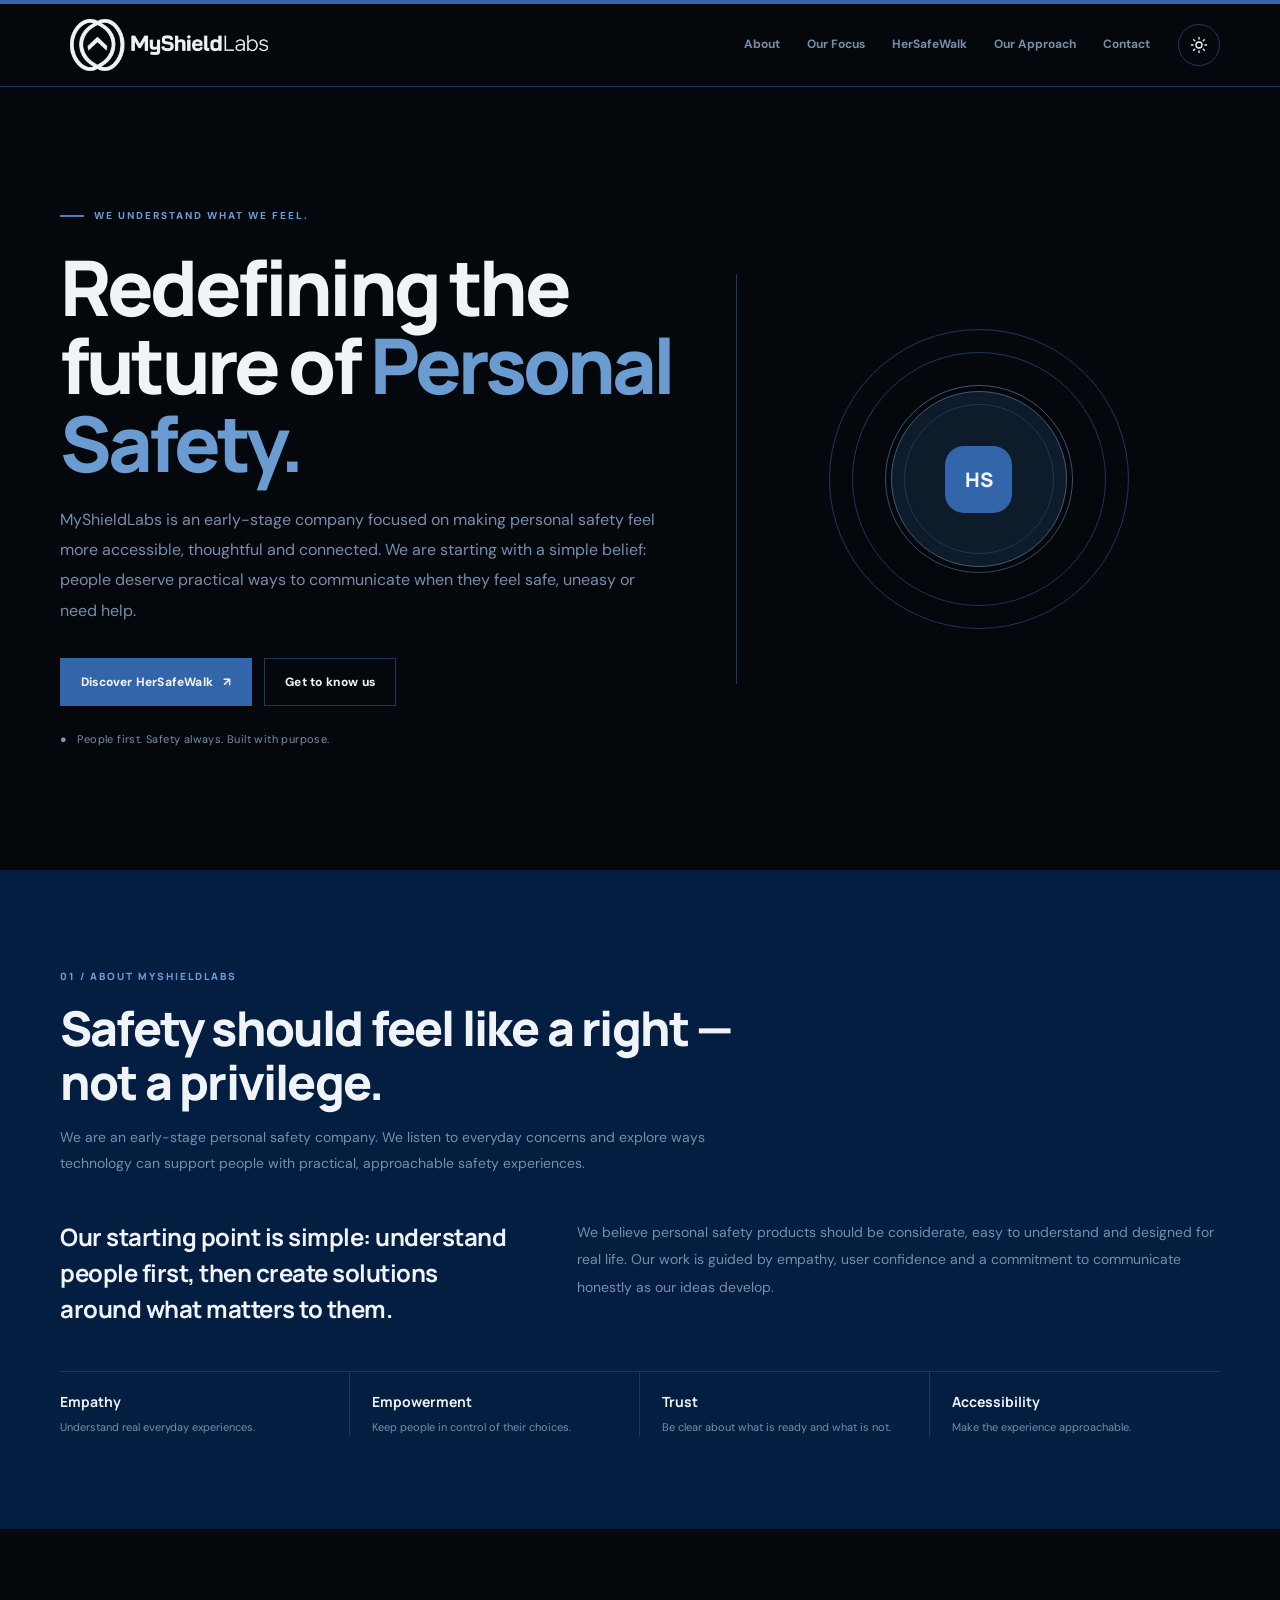
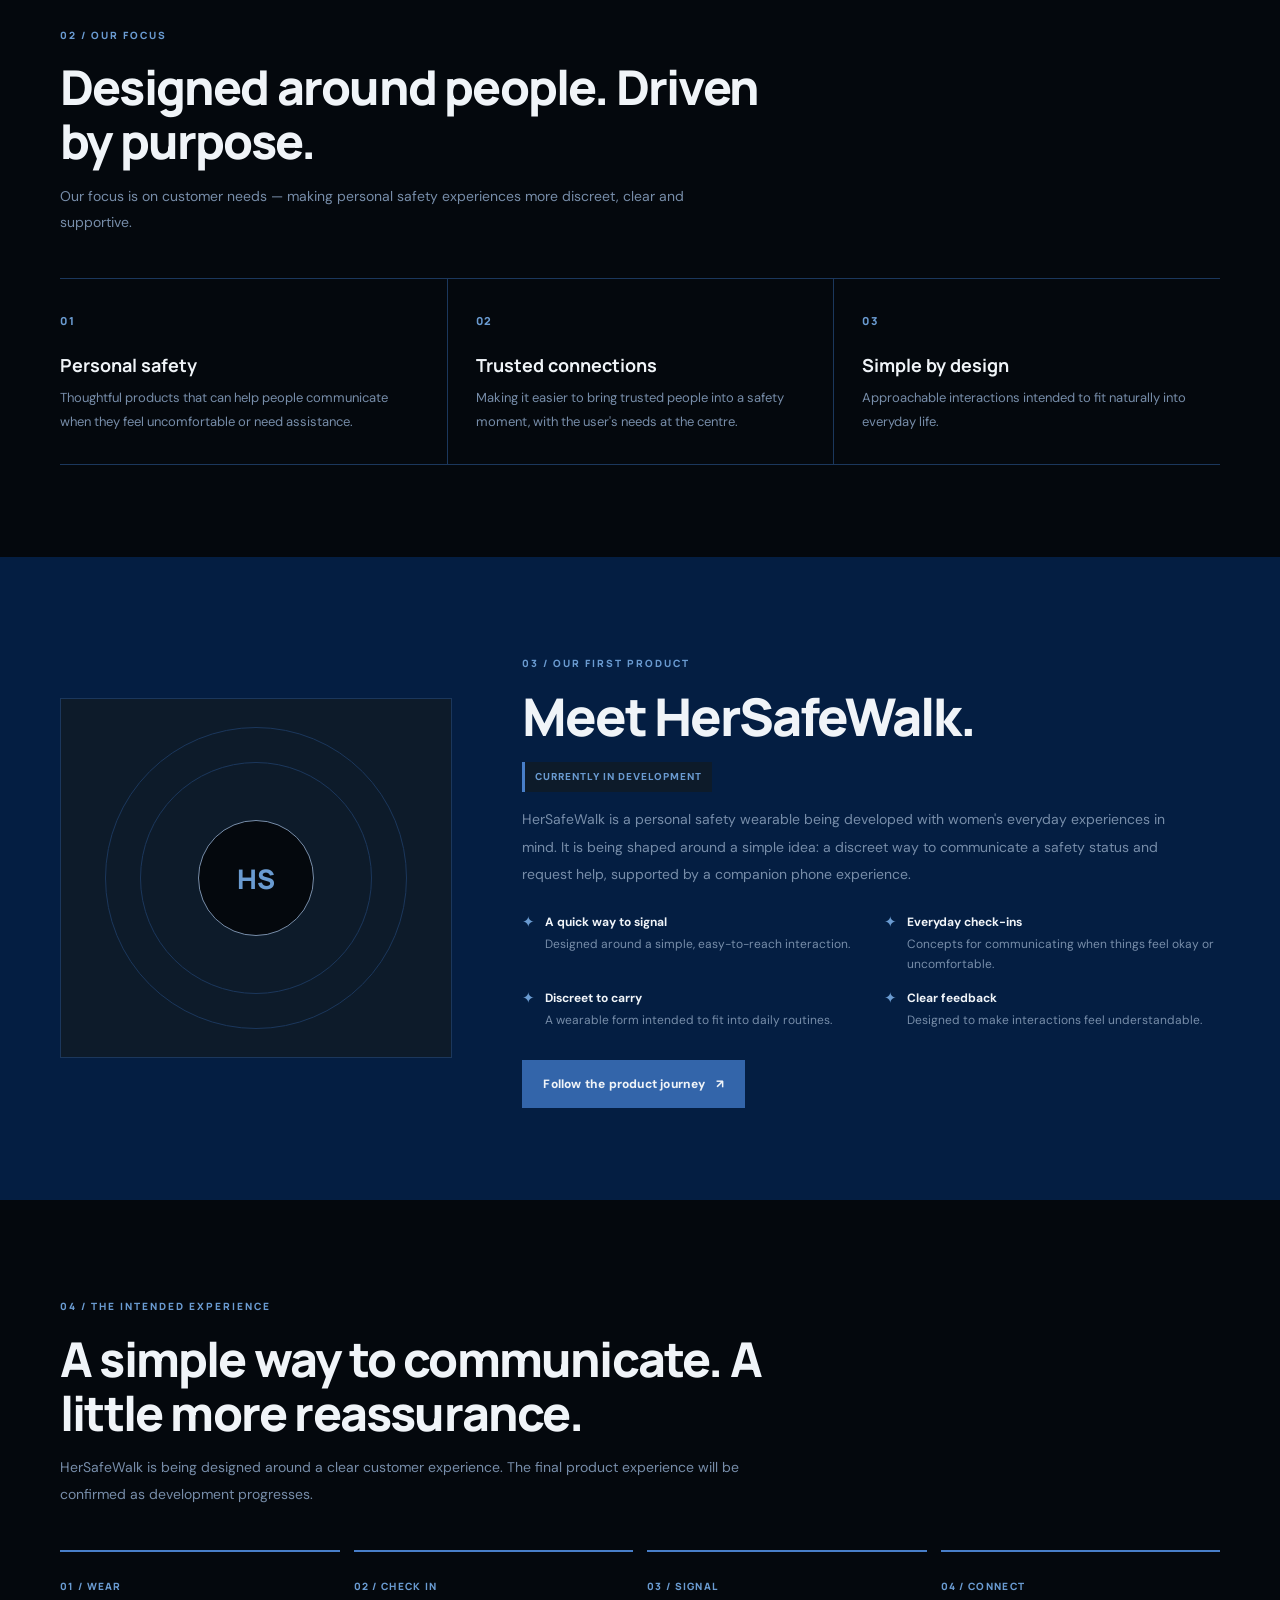
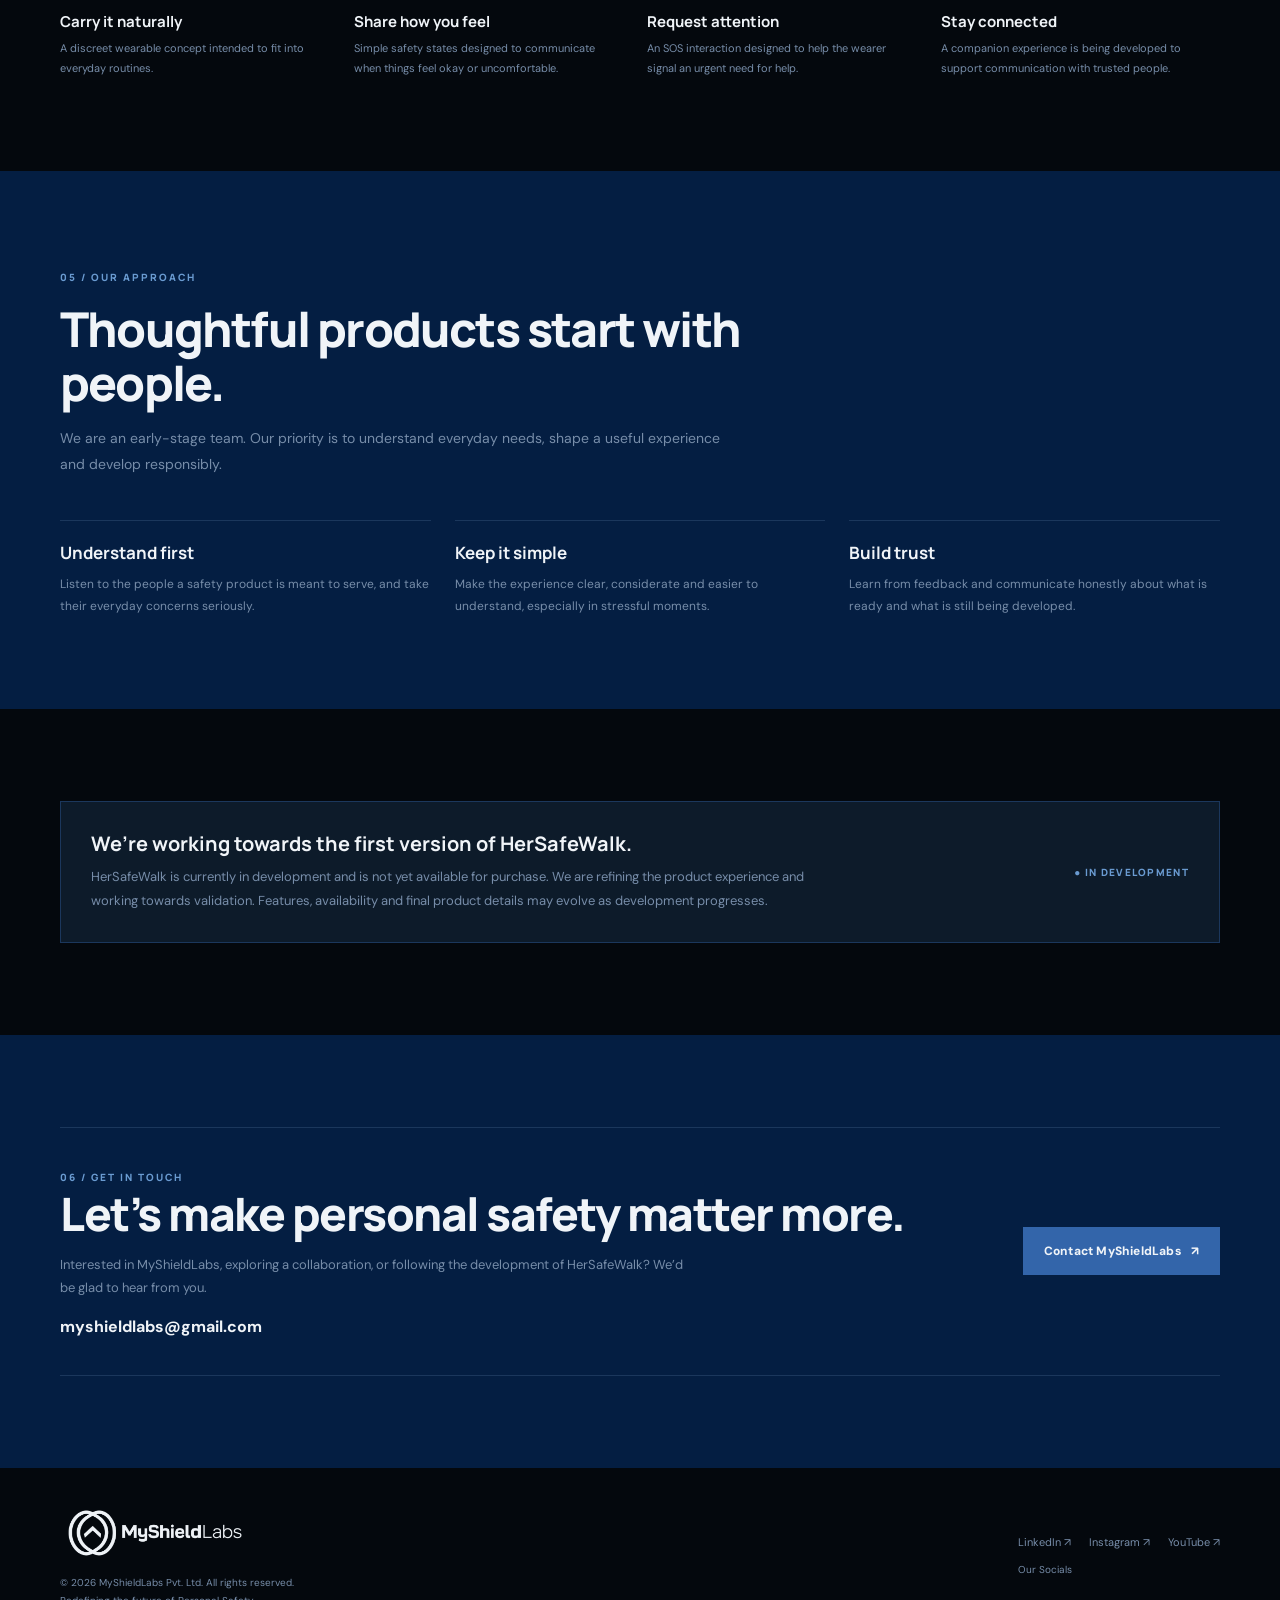
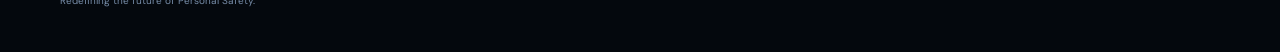
<file: index.html>
<!doctype html>
<html lang="en" data-theme="dark">
<head>
  <meta charset="utf-8">
  <meta name="viewport" content="width=device-width, initial-scale=1">
  <meta name="theme-color" content="#04080D">
  <meta name="description" content="MyShieldLabs is an early-stage personal safety company. Discover our purpose and HerSafeWalk, a personal safety wearable currently in development.">
  <meta property="og:title" content="MyShieldLabs — Redefining the future of Personal Safety.">
  <meta property="og:description" content="Thoughtful personal safety, designed around people.">
  <title>MyShieldLabs.</title>
  <link rel="icon" type="image/png" href="assets/favicon.svg">
  <link rel="preconnect" href="https://fonts.googleapis.com">
  <link rel="preconnect" href="https://fonts.gstatic.com" crossorigin>
  <link href="https://fonts.googleapis.com/css2?family=DM+Sans:wght@400;500;600;700&family=Manrope:wght@400;500;600;700;800&display=swap" rel="stylesheet">
<style>
:root {
  color-scheme: dark;
  /* Official MyShieldLabs 12-colour palette */
  --obsidian:#04080D;
  --midnight-navy:#0D1B2A;
  --brand-navy:#041E42;
  --deep-steel:#1B375C;
  --deep-atlantic:#274E83;
  --signal-blue:#004B87;
  --slate-blue:#415A77;
  --core-blue:#3365AA;
  --misty-steel:#778DA9;
  --bright-blue:#487EC8;
  --sky-blue:#6A9BD1;
  --ice-white:#F0F4F8;

  --page:var(--obsidian);
  --page-alt:var(--brand-navy);
  --surface:var(--midnight-navy);
  --surface-strong:var(--deep-steel);
  --text:var(--ice-white);
  --muted:var(--misty-steel);
  --line:var(--deep-steel);
  --accent:var(--bright-blue);
  --accent-strong:var(--core-blue);
  --accent-soft:var(--sky-blue);
  --header:var(--obsidian);
  --button-text:var(--ice-white);
  --shadow:0 18px 45px #04080D55;
}
html[data-theme="light"] {
  color-scheme: light;
  --page:var(--ice-white);
  --page-alt:var(--ice-white);
  --surface:var(--ice-white);
  --surface-strong:var(--misty-steel);
  --text:var(--obsidian);
  --muted:var(--slate-blue);
  --line:var(--misty-steel);
  --accent:var(--core-blue);
  --accent-strong:var(--signal-blue);
  --accent-soft:var(--deep-atlantic);
  --header:var(--ice-white);
  --button-text:var(--ice-white);
  --shadow:0 16px 38px #04080D18;
}
* { box-sizing:border-box; }
html { scroll-behavior:smooth; scroll-padding-top:92px; }
body {
  margin:0;
  background:var(--page);
  color:var(--text);
  font-family:"DM Sans",sans-serif;
  line-height:1.6;
  transition:background-color .3s ease,color .3s ease;
}
a { color:inherit; text-decoration:none; }
button { font:inherit; }
img { display:block; max-width:100%; }
.container { width:min(1160px,calc(100% - 48px)); margin:0 auto; }
.skip-link {
  position:absolute;left:-999px;top:8px;z-index:100;
  background:var(--ice-white);color:var(--obsidian);padding:10px 14px;
}
.skip-link:focus { left:10px; }
.topline { height:4px; background:var(--accent-strong); }
.site-header {
  position:sticky;top:0;z-index:50;
  background:var(--header);
  border-bottom:1px solid var(--line);
  transition:background-color .3s,border-color .3s;
}
.nav {
  min-height:82px;
  display:flex;align-items:center;justify-content:space-between;gap:28px;
}
.brand { display:inline-flex;align-items:center;flex:0 0 auto; }
.brand img { width:218px;height:auto; }
.brand .logo-light { display:block; }
.brand .logo-dark { display:none; }
html[data-theme="light"] .brand .logo-light { display:none; }
html[data-theme="light"] .brand .logo-dark { display:block; }
.nav-links { display:flex;align-items:center;gap:27px;color:var(--muted);font-size:12px;font-weight:700; }
.nav-links a { position:relative;padding:12px 0;transition:color .2s; }
.nav-links a::after {
  content:"";position:absolute;left:0;bottom:5px;width:0;height:2px;
  background:var(--accent);transition:width .22s ease;
}
.nav-links a:hover { color:var(--text); }
.nav-links a:hover::after { width:100%; }
.nav-tools { display:flex;gap:9px;align-items:center; }
.theme-toggle,.menu-toggle {
  height:42px;min-width:42px;display:inline-flex;align-items:center;justify-content:center;
  border:1px solid var(--line);background:transparent;color:var(--text);
  cursor:pointer;border-radius:50%;transition:background .2s,border-color .2s,transform .2s;
}
.theme-toggle:hover,.menu-toggle:hover { background:var(--surface);border-color:var(--accent);transform:translateY(-1px); }
.theme-toggle svg { width:18px;height:18px; }
.menu-toggle { display:none;border-radius:10px;font-size:18px; }
.mobile-nav { display:none;padding:5px 0 18px; }
.mobile-nav a { display:block;padding:12px 2px;color:var(--muted);border-top:1px solid var(--line);font-size:13px; }
.mobile-nav a:hover { color:var(--text); }
.button {
  display:inline-flex;align-items:center;justify-content:center;gap:10px;
  min-height:48px;padding:0 20px;border:1px solid var(--accent-strong);
  background:var(--accent-strong);color:var(--button-text);
  font-size:12px;font-weight:800;letter-spacing:.2px;
  transition:transform .2s,background .2s,border-color .2s;
}
.button:hover { transform:translateY(-2px);background:var(--bright-blue);border-color:var(--bright-blue); }
.button-outline { background:transparent;color:var(--text);border-color:var(--line); }
.button-outline:hover { background:var(--surface);border-color:var(--accent); }
.hero { padding:112px 0 110px;overflow:hidden; }
.hero-grid { display:grid;grid-template-columns:1.12fr .88fr;gap:60px;align-items:center; }
.kicker {
  display:inline-flex;align-items:center;gap:10px;
  font-size:10px;letter-spacing:2px;text-transform:uppercase;
  color:var(--accent-soft);font-weight:800;
}
.kicker::before { content:"";width:24px;height:2px;background:var(--accent); }
.hero h1 {
  font:800 clamp(46px,6vw,78px)/1.02 Manrope,sans-serif;
  letter-spacing:-3.8px;max-width:730px;margin:23px 0 22px;
}
.hero h1 .accent { color:var(--accent-soft); }
.hero-copy { max-width:600px;color:var(--muted);font-size:16px;line-height:1.9; }
.hero-actions { display:flex;flex-wrap:wrap;gap:12px;margin-top:32px; }
.hero-note { margin-top:25px;color:var(--muted);font-size:11px;letter-spacing:.4px; }
.hero-note span { color:var(--accent-soft);padding-right:7px; }
.hero-art {
  min-height:410px;position:relative;display:flex;align-items:center;justify-content:center;
  border-left:1px solid var(--line);
}
.art-index {
  position:absolute;top:20px;right:12px;color:var(--muted);
  font:700 10px Manrope;letter-spacing:2px;
}
.art-ring {
  width:300px;height:300px;border:1px solid var(--deep-steel);
  border-radius:50%;position:absolute;
}
.art-ring::before,.art-ring::after {
  content:"";position:absolute;border:1px solid var(--deep-steel);border-radius:50%;
}
.art-ring::before { inset:22px; }
.art-ring::after { inset:55px;border-color:var(--slate-blue); }
.art-center {
  position:relative;width:176px;height:176px;border-radius:50%;
  background:var(--surface);border:1px solid var(--slate-blue);
  display:grid;place-items:center;box-shadow:var(--shadow);
  animation:gentle-float 2s ease-in-out infinite;
}
.art-center::before {
  content:"";position:absolute;inset:12px;border:1px solid var(--deep-steel);border-radius:50%;
}
.art-monogram {
  display:grid;place-items:center;width:67px;height:67px;
  border-radius:19px;background:var(--accent-strong);color:var(--ice-white);
  font:800 20px Manrope;
}
.art-caption {
  position:absolute;bottom:16px;left:50%;transform:translateX(-50%);
  color:var(--muted);font-size:10px;letter-spacing:1.5px;white-space:nowrap;text-transform:uppercase;
}
.section { padding:92px 0; }
.section-alt { background:var(--page-alt); }
.section-head { max-width:720px;margin-bottom:42px; }
.section-no { color:var(--accent-soft);font:800 10px Manrope;letter-spacing:2px;text-transform:uppercase; }
.section-head h2 {
  margin:14px 0 15px;font:800 clamp(31px,4.2vw,48px)/1.12 Manrope;
  letter-spacing:-1.8px;
}
.section-head p { color:var(--muted);font-size:14px;line-height:1.9;margin:0;max-width:680px; }
.about-layout { display:grid;grid-template-columns:.82fr 1.18fr;gap:70px;align-items:start; }
.about-lead { font:700 24px/1.5 Manrope;letter-spacing:-.5px;margin:0; }
.about-text { color:var(--muted);font-size:14px;line-height:1.95;margin:0; }
.value-row { display:grid;grid-template-columns:repeat(4,1fr);border-top:1px solid var(--line);margin-top:44px; }
.value-item { padding:20px 18px 0 0;border-right:1px solid var(--line); }
.value-item:last-child { border-right:0;padding-right:0; }
.value-item b { display:block;font:700 14px Manrope;margin-bottom:7px; }
.value-item span { color:var(--muted);font-size:11px;line-height:1.7;display:block; }
.focus-grid { display:grid;grid-template-columns:repeat(3,1fr);gap:0;border-top:1px solid var(--line);border-bottom:1px solid var(--line); }
.focus-item { padding:28px 28px 30px 0; }
.focus-item + .focus-item { border-left:1px solid var(--line);padding-left:28px; }
.focus-number { color:var(--accent-soft);font:800 11px Manrope;letter-spacing:1.5px; }
.focus-item h3 { margin:20px 0 9px;font:700 18px Manrope; }
.focus-item p { margin:0;color:var(--muted);font-size:13px;line-height:1.85; }
.product-section { display:grid;grid-template-columns:.72fr 1.28fr;gap:70px;align-items:center; }
.product-mark {
  min-height:360px;background:var(--surface);border:1px solid var(--line);
  display:flex;align-items:center;justify-content:center;position:relative;overflow:hidden;
}
.product-mark::before {
  content:"";position:absolute;width:300px;height:300px;border:1px solid var(--line);border-radius:50%;
}
.product-mark::after {
  content:"";position:absolute;width:230px;height:230px;border:1px solid var(--deep-steel);border-radius:50%;
}
.product-mark-text {
  position:relative;z-index:1;width:116px;height:116px;border:1px solid var(--misty-steel);
  border-radius:50%;display:grid;place-items:center;color:var(--accent-soft);
  font:800 27px Manrope;background:var(--page);
}
.product-status {
  display:inline-flex;align-items:center;gap:8px;padding:7px 10px;
  background:var(--surface);border-left:3px solid var(--accent);
  color:var(--accent-soft);font-size:10px;font-weight:800;letter-spacing:1px;text-transform:uppercase;
}
.product-copy h2 { font:800 clamp(34px,4.5vw,52px)/1.08 Manrope;letter-spacing:-2px;margin:15px 0 17px; }
.product-copy p { color:var(--muted);font-size:14px;line-height:1.95;max-width:680px; }
.benefit-list { display:grid;grid-template-columns:1fr 1fr;gap:14px 25px;margin:25px 0 30px; }
.benefit { display:flex;gap:10px;align-items:flex-start;font-size:12px;color:var(--muted);line-height:1.65; }
.benefit-mark { color:var(--accent-soft);font-size:15px;line-height:1.2; }
.benefit b { color:var(--text);display:block;margin-bottom:2px; }
.experience-grid { display:grid;grid-template-columns:repeat(4,1fr);gap:14px; }
.experience-item { border-top:2px solid var(--accent);padding:20px 14px 0 0; }
.experience-step { color:var(--accent-soft);font:800 10px Manrope;letter-spacing:1.3px; }
.experience-item h3 { font:700 15px Manrope;margin:14px 0 7px; }
.experience-item p { color:var(--muted);font-size:11px;line-height:1.8;margin:0; }
.approach-grid { display:grid;grid-template-columns:repeat(3,1fr);gap:24px; }
.approach-item { padding-top:20px;border-top:1px solid var(--line); }
.approach-item h3 { margin:0 0 9px;font:700 17px Manrope; }
.approach-item p { margin:0;color:var(--muted);font-size:12px;line-height:1.85; }
.status-panel {
  border:1px solid var(--line);padding:28px 30px;
  display:flex;align-items:center;justify-content:space-between;gap:28px;
  background:var(--surface);
}
.status-panel h3 { margin:0 0 8px;font:700 20px Manrope; }
.status-panel p { margin:0;max-width:730px;color:var(--muted);font-size:13px;line-height:1.85; }
.status-label { flex:0 0 auto;color:var(--accent-soft);font:800 10px Manrope;letter-spacing:1.3px;text-transform:uppercase; }
.contact-block { display:grid;grid-template-columns:1fr auto;gap:35px;align-items:center;padding:35px 0;border-top:1px solid var(--line);border-bottom:1px solid var(--line); }
.contact-block h2 { font:800 clamp(30px,4.1vw,46px)/1.12 Manrope;letter-spacing:-1.5px;margin:0 0 13px; }
.contact-block p { color:var(--muted);font-size:13px;line-height:1.8;margin:0;max-width:640px; }
.contact-email { display:inline-block;margin-top:15px!important;color:var(--text)!important;font-weight:700; }
.footer { padding:34px 0 42px; }
.footer-inner { display:flex;justify-content:space-between;align-items:center;gap:25px; }
.footer-brand img { width:190px;height:auto; }
.footer-brand .logo-light { display:block; }.footer-brand .logo-dark { display:none; }
html[data-theme="light"] .footer-brand .logo-light { display:none; }
html[data-theme="light"] .footer-brand .logo-dark { display:block; }
.footer-meta { color:var(--muted);font-size:10px;line-height:1.8;margin-top:10px; }
.social-links { display:flex;gap:18px;flex-wrap:wrap; }
.social-links a { color:var(--muted);font-size:11px;transition:color .2s; }
.social-links a:hover { color:var(--accent); }
.footer-note { color:var(--muted);font-size:10px;margin-top:10px; }
.reveal { opacity:0;transform:translateY(18px);transition:opacity .65s ease,transform .65s ease; }
.reveal.in-view { opacity:1;transform:translateY(0); }
.delay-1 { transition-delay:.08s; }.delay-2 { transition-delay:.16s; }
@keyframes gentle-float { 0%,100%{transform:translateY(0)} 50%{transform:translateY(-9px)} }

/* RESPONSIVE REFINEMENT — phone, tablet, laptop and large desktop */
.container,
.nav,
.hero-grid,
.about-layout,
.product-section,
.focus-grid,
.experience-grid,
.approach-grid,
.contact-block,
.footer-inner {
  min-width: 0;
}
.hero-grid > *,
.about-layout > *,
.product-section > *,
.focus-grid > *,
.experience-grid > *,
.approach-grid > *,
.contact-block > * {
  min-width: 0;
}
img {
  max-width: 100%;
  height: auto;
}
p, h1, h2, h3, span, a {
  overflow-wrap: break-word;
}
section[id] {
  scroll-margin-top: 94px;
}
.button {
  white-space: normal;
  text-align: center;
}
.nav-tools {
  flex: 0 0 auto;
}
.brand {
  min-width: 0;
}
.nav-links {
  flex: 1 1 auto;
  justify-content: flex-end;
  white-space: nowrap;
}
.mobile-nav {
  width: min(100% - 48px, 1160px);
  margin: 0 auto;
  padding: 6px 18px 14px;
  background: var(--header);
  border: 1px solid var(--line);
  border-top: 0;
  box-shadow: var(--shadow);
}
.mobile-nav a {
  min-height: 44px;
  display: flex;
  align-items: center;
}
.theme-toggle:focus-visible,
.menu-toggle:focus-visible,
.button:focus-visible,
.nav-links a:focus-visible,
.mobile-nav a:focus-visible,
.social-links a:focus-visible {
  outline: 2px solid var(--accent);
  outline-offset: 3px;
}

/* Tablet and compact laptop */
@media (max-width: 980px) {
  .nav {
    min-height: 72px;
    gap: 16px;
  }
  .brand img {
    width: 188px;
  }
  .nav-links {
    display: none;
  }
  .menu-toggle {
    display: inline-flex;
  }
  .mobile-nav {
    display: none;
  }
  .hero {
    padding: 82px 0 78px;
  }
  .hero-grid {
    grid-template-columns: minmax(0, 1.1fr) minmax(260px, .9fr);
    gap: 30px;
  }
  .hero h1 {
    font-size: clamp(43px, 5.4vw, 62px);
    letter-spacing: -2.7px;
  }
  .hero-art {
    min-height: 330px;
  }
  .art-ring {
    width: min(29vw, 270px);
    height: min(29vw, 270px);
  }
  .art-center {
    width: clamp(138px, 17vw, 158px);
    height: clamp(138px, 17vw, 158px);
  }
  .about-layout {
    gap: 34px;
  }
  .product-section {
    gap: 34px;
  }
  .product-mark {
    min-height: 320px;
  }
  .experience-grid {
    grid-template-columns: repeat(2, minmax(0, 1fr));
    row-gap: 28px;
  }
  .approach-grid {
    gap: 18px;
  }
}

/* Tablet portrait and large phones */
@media (max-width: 820px) {
  .container {
    width: min(100% - 40px, 680px);
  }
  .hero {
    padding: 68px 0 70px;
  }
  .hero-grid {
    grid-template-columns: minmax(0, 1fr);
    gap: 28px;
  }
  .hero-copy {
    max-width: 650px;
  }
  .hero-art {
    min-height: 300px;
    border-left: 0;
    border-top: 1px solid var(--line);
  }
  .art-ring {
    width: 250px;
    height: 250px;
  }
  .about-layout,
  .product-section {
    grid-template-columns: minmax(0, 1fr);
    gap: 20px;
  }
  .about-lead {
    max-width: 650px;
  }
  .product-mark {
    min-height: 270px;
  }
  .focus-grid {
    grid-template-columns: 1fr;
  }
  .focus-item,
  .focus-item + .focus-item {
    padding: 22px 0;
    border-left: 0;
    border-bottom: 1px solid var(--line);
  }
  .focus-item:last-child {
    border-bottom: 0;
  }
  .approach-grid {
    grid-template-columns: 1fr;
    gap: 24px;
  }
  .approach-item {
    padding-top: 18px;
  }
  .status-panel {
    align-items: flex-start;
    flex-direction: column;
    gap: 16px;
  }
}

/* Phones */
@media (max-width: 600px) {
  .container {
    width: calc(100% - 36px);
  }
  .nav {
    min-height: 64px;
    gap: 10px;
  }
  .brand img {
    width: clamp(145px, 43vw, 178px);
  }
  .theme-toggle,
  .menu-toggle {
    height: 40px;
    min-width: 40px;
  }
  .mobile-nav {
    width: calc(100% - 36px);
    padding: 5px 15px 12px;
  }
  .hero {
    padding: 62px 0 58px;
  }
  .hero h1 {
    font-size: clamp(39px, 10.4vw, 50px);
    line-height: 1.06;
    letter-spacing: -2.1px;
    margin: 19px 0 16px;
  }
  .hero-copy {
    font-size: 14px;
    line-height: 1.8;
  }
  .hero-actions {
    display: grid;
    grid-template-columns: 1fr;
    gap: 10px;
    margin-top: 24px;
  }
  .hero-actions .button {
    width: 100%;
    min-height: 47px;
  }
  .hero-note {
    font-size: 10px;
    line-height: 1.7;
  }
  .hero-art {
    min-height: 270px;
  }
  .art-index {
    top: 12px;
    right: 0;
    font-size: 9px;
  }
  .art-ring {
    width: 218px;
    height: 218px;
  }
  .art-center {
    width: 136px;
    height: 136px;
  }
  .art-monogram {
    width: 58px;
    height: 58px;
    font-size: 18px;
  }
  .art-caption {
    bottom: 10px;
    font-size: 8px;
    letter-spacing: 1px;
  }
  .section {
    padding: 62px 0;
  }
  .section-head {
    margin-bottom: 29px;
  }
  .section-head h2 {
    font-size: clamp(29px, 8vw, 36px);
    line-height: 1.13;
    letter-spacing: -1.15px;
    margin: 12px 0;
  }
  .section-head p {
    font-size: 13px;
    line-height: 1.8;
  }
  .about-lead {
    font-size: 19px;
    line-height: 1.5;
  }
  .about-text {
    font-size: 13px;
    line-height: 1.85;
  }
  .value-row {
    grid-template-columns: repeat(2, minmax(0, 1fr));
    row-gap: 18px;
    margin-top: 30px;
  }
  .value-item {
    padding: 14px 12px 0 0;
    border-right: 1px solid var(--line);
  }
  .value-item:nth-child(2n) {
    border-right: 0;
    padding-right: 0;
    padding-left: 12px;
  }
  .value-item b {
    font-size: 13px;
  }
  .value-item span {
    font-size: 10px;
  }
  .focus-item,
  .focus-item + .focus-item {
    padding: 19px 0;
  }
  .focus-item h3 {
    margin: 12px 0 6px;
    font-size: 16px;
  }
  .focus-item p {
    font-size: 12px;
    line-height: 1.75;
  }
  .product-section {
    gap: 24px;
  }
  .product-mark {
    min-height: 235px;
  }
  .product-mark::before {
    width: 210px;
    height: 210px;
  }
  .product-mark::after {
    width: 165px;
    height: 165px;
  }
  .product-mark-text {
    width: 88px;
    height: 88px;
    font-size: 22px;
  }
  .product-copy h2 {
    font-size: clamp(32px, 8.8vw, 39px);
    letter-spacing: -1.3px;
    margin: 13px 0;
  }
  .product-copy p {
    font-size: 13px;
    line-height: 1.85;
  }
  .benefit-list {
    grid-template-columns: 1fr;
    gap: 12px;
    margin: 21px 0 25px;
  }
  .benefit {
    font-size: 11px;
  }
  .experience-grid {
    grid-template-columns: 1fr 1fr;
    gap: 24px 16px;
  }
  .experience-item {
    padding: 15px 8px 0 0;
  }
  .experience-item h3 {
    font-size: 13px;
    line-height: 1.4;
    margin: 11px 0 6px;
  }
  .experience-item p {
    font-size: 10px;
    line-height: 1.7;
  }
  .approach-grid {
    gap: 19px;
  }
  .approach-item h3 {
    font-size: 15px;
    margin-bottom: 6px;
  }
  .approach-item p {
    font-size: 11px;
  }
  .status-panel {
    padding: 22px 19px;
  }
  .status-panel h3 {
    font-size: 17px;
    line-height: 1.4;
  }
  .status-panel p {
    font-size: 11px;
    line-height: 1.8;
  }
  .contact-block {
    padding: 27px 0;
    gap: 20px;
  }
  .contact-block h2 {
    font-size: clamp(29px, 8vw, 35px);
    letter-spacing: -1px;
  }
  .contact-block p {
    font-size: 12px;
  }
  .contact-block .button {
    width: 100%;
  }
  .footer {
    padding: 28px 0 34px;
  }
  .footer-brand img {
    width: 168px;
  }
}

/* Narrow phones */
@media (max-width: 380px) {
  .container {
    width: calc(100% - 30px);
  }
  .hero h1 {
    font-size: 37px;
    letter-spacing: -1.8px;
  }
  .brand img {
    width: 140px;
  }
  .nav {
    min-height: 60px;
  }
  .theme-toggle,
  .menu-toggle {
    height: 38px;
    min-width: 38px;
  }
  .value-row,
  .experience-grid {
    grid-template-columns: 1fr;
  }
  .value-item,
  .value-item:nth-child(2n) {
    border-right: 0;
    border-bottom: 1px solid var(--line);
    padding: 12px 0;
  }
  .value-item:last-child {
    border-bottom: 0;
  }
  .experience-item {
    padding-top: 13px;
  }
  .art-ring {
    width: 195px;
    height: 195px;
  }
}
@media (min-width: 981px) {
  .mobile-nav {
    display: none !important;
  }
}
@media (prefers-reduced-motion: reduce) {
  .reveal {
    opacity: 1 !important;
    transform: none !important;
  }
}


/* Final layout corrections for values row and contact block */
.value-row {
  grid-template-columns:repeat(4,minmax(0,1fr));
}
.value-item {
  min-width:0;
  padding:20px 22px 0;
  border-right:1px solid var(--line);
}
.value-item:first-child {
  padding-left:0;
}
.value-item:last-child {
  padding-right:0;
  border-right:0;
}
.value-item b,
.value-item span {
  overflow-wrap:normal;
  word-break:normal;
}

.contact-block {
  grid-template-columns:minmax(0,1fr) auto;
  align-items:center;
}
.contact-block > div {
  min-width:0;
  max-width:100%;
}
.contact-block h2 {
  max-width:100%;
  overflow-wrap:normal;
  word-break:normal;
  hyphens:none;
}
.contact-block p {
  max-width:640px;
  overflow-wrap:normal;
  word-break:normal;
}
.contact-block .button {
  justify-self:end;
}

@media (max-width:980px) {
  .nav {
    flex-wrap:nowrap;
  }
  .brand {
    flex:1 1 auto;
  }
}
@media (max-width:820px) {
  .value-row {
    grid-template-columns:repeat(2,minmax(0,1fr));
    row-gap:20px;
  }
  .value-item {
    padding:15px 18px 0;
  }
  .value-item:nth-child(odd) {
    padding-left:0;
    border-right:1px solid var(--line);
  }
  .value-item:nth-child(even) {
    padding-right:0;
    border-right:0;
  }
  .contact-block {
    grid-template-columns:minmax(0,1fr);
    gap:20px;
    align-items:start;
  }
  .contact-block > div {
    width:100%;
  }
  .contact-block h2 {
    width:100%;
    max-width:18ch;
    font-size:clamp(30px,5.3vw,42px);
    line-height:1.13;
    letter-spacing:-1px;
  }
  .contact-block p {
    max-width:62ch;
  }
  .contact-block .button {
    justify-self:start;
    width:auto;
    max-width:100%;
  }
}
@media (max-width:600px) {
  .value-row {
    grid-template-columns:repeat(2,minmax(0,1fr));
    column-gap:0;
    row-gap:17px;
    margin-top:28px;
  }
  .value-item {
    min-width:0;
    padding:13px 13px 0;
  }
  .value-item:nth-child(odd) {
    padding-left:0;
  }
  .value-item:nth-child(even) {
    padding-right:0;
    padding-left:13px;
  }
  .value-item b {
    font-size:12px;
  }
  .value-item span {
    font-size:10px;
    line-height:1.6;
  }
  .contact-block {
    display:grid;
    grid-template-columns:minmax(0,1fr);
    gap:18px;
    padding:27px 0;
  }
  .contact-block > div {
    width:100%;
    min-width:0;
  }
  .contact-block h2 {
    display:block;
    width:100%;
    max-width:100%;
    font-size:clamp(29px,8vw,36px);
    line-height:1.14;
    letter-spacing:-1px;
    overflow-wrap:break-word;
    word-break:normal;
    hyphens:none;
  }
  .contact-block p {
    width:100%;
    max-width:100%;
    font-size:12px;
    line-height:1.8;
  }
  .contact-block .button {
    display:inline-flex;
    width:100%;
    justify-self:stretch;
    white-space:normal;
    margin:0;
  }
  .contact-email {
    font-size:clamp(14px,4.1vw,17px);
    overflow-wrap:anywhere;
    word-break:normal;
  }
}
@media (max-width:360px) {
  .container {
    width:calc(100% - 28px);
  }
  .contact-block h2 {
    font-size:29px;
    letter-spacing:-.8px;
  }
  .value-item span {
    font-size:9px;
  }
}

</style>
</head>
<body>
<a class="skip-link" href="#main">Skip to content</a>
<div class="topline"></div>
<header class="site-header">
  <div class="container nav">
    <a class="brand" href="#home" aria-label="MyShieldLabs home">
      <img class="logo-light" src="assets/myshieldlabs-logo-ice-white.png" alt="MyShieldLabs">
      <img class="logo-dark" src="assets/myshieldlabs-logo-obsidian.png" alt="MyShieldLabs">
    </a>
    <nav class="nav-links" aria-label="Main navigation">
      <a href="#about">About</a><a href="#focus">Our Focus</a><a href="#product">HerSafeWalk</a><a href="#approach">Our Approach</a><a href="#contact">Contact</a>
    </nav>
    <div class="nav-tools">
      <button class="theme-toggle" id="themeToggle" type="button" aria-label="Switch to light mode" title="Toggle theme">
        <svg id="themeIcon" viewBox="0 0 24 24" fill="none" stroke="currentColor" stroke-width="1.8" stroke-linecap="round" stroke-linejoin="round" aria-hidden="true"><circle cx="12" cy="12" r="4"/><path d="M12 2v2m0 16v2M4.93 4.93l1.42 1.42m11.3 11.3 1.42 1.42M2 12h2m16 0h2M4.93 19.07l1.42-1.42m11.3-11.3 1.42-1.42"/></svg>
      </button>
      <button class="menu-toggle" id="menuToggle" type="button" aria-label="Open navigation" aria-expanded="false">☰</button>
    </div>
  </div>
  <nav class="container mobile-nav" id="mobileNav" aria-label="Mobile navigation">
    <a href="#about">About</a><a href="#focus">Our Focus</a><a href="#product">HerSafeWalk</a><a href="#approach">Our Approach</a><a href="#contact">Contact</a>
  </nav>
</header>

<main id="main">
  <section class="hero" id="home">
    <div class="container hero-grid">
      <div class="reveal">
        <span class="kicker">We understand what we feel.</span>
        <h1>Redefining the future of <span class="accent">Personal Safety.</span></h1>
        <p class="hero-copy">MyShieldLabs is an early-stage company focused on making personal safety feel more accessible, thoughtful and connected. We are starting with a simple belief: people deserve practical ways to communicate when they feel safe, uneasy or need help.</p>
        <div class="hero-actions">
          <a class="button" href="#product">Discover HerSafeWalk <span aria-hidden="true">↗</span></a>
          <a class="button button-outline" href="#about">Get to know us</a>
        </div>
        <p class="hero-note"><span>●</span> People first. Safety always. Built with purpose.</p>
      </div>
      <div class="hero-art reveal" aria-label="MyShieldLabs product concept graphic">
        <span class="art-index"></span>
        <div class="art-ring"></div>
        <div class="art-center"><div class="art-monogram">HS</div></div>
      </div>
    </div>
  </section>

  <section class="section section-alt" id="about">
    <div class="container">
      <div class="section-head reveal"><span class="section-no">01 / About MyShieldLabs</span><h2>Safety should feel like a right — <span class="accent">not a privilege.</span></h2><p>We are an early-stage personal safety company. We listen to everyday concerns and explore ways technology can support people with practical, approachable safety experiences.</p></div>
      <div class="about-layout">
        <p class="about-lead reveal">Our starting point is simple: understand people first, then create solutions around what matters to them.</p>
        <p class="about-text reveal delay-1">We believe personal safety products should be considerate, easy to understand and designed for real life. Our work is guided by empathy, user confidence and a commitment to communicate honestly as our ideas develop.</p>
      </div>
      <div class="value-row">
        <div class="value-item reveal"><b>Empathy</b><span>Understand real everyday experiences.</span></div>
        <div class="value-item reveal delay-1"><b>Empowerment</b><span>Keep people in control of their choices.</span></div>
        <div class="value-item reveal delay-2"><b>Trust</b><span>Be clear about what is ready and what is not.</span></div>
        <div class="value-item reveal"><b>Accessibility</b><span>Make the experience approachable.</span></div>
      </div>
    </div>
  </section>

  <section class="section" id="focus">
    <div class="container">
      <div class="section-head reveal"><span class="section-no">02 / Our focus</span><h2>Designed around people. <span class="accent">Driven by purpose.</span></h2><p>Our focus is on customer needs — making personal safety experiences more discreet, clear and supportive.</p></div>
      <div class="focus-grid">
        <article class="focus-item reveal"><span class="focus-number">01</span><h3>Personal safety</h3><p>Thoughtful products that can help people communicate when they feel uncomfortable or need assistance.</p></article>
        <article class="focus-item reveal delay-1"><span class="focus-number">02</span><h3>Trusted connections</h3><p>Making it easier to bring trusted people into a safety moment, with the user's needs at the centre.</p></article>
        <article class="focus-item reveal delay-2"><span class="focus-number">03</span><h3>Simple by design</h3><p>Approachable interactions intended to fit naturally into everyday life.</p></article>
      </div>
    </div>
  </section>

  <section class="section section-alt" id="product">
    <div class="container product-section">
      <div class="product-mark reveal" aria-hidden="true"><div class="product-mark-text">HS</div></div>
      <div class="product-copy reveal delay-1">
        <span class="section-no">03 / Our first product</span>
        <h2>Meet <span class="accent">HerSafeWalk.</span></h2>
        <span class="product-status">Currently in development</span>
        <p>HerSafeWalk is a personal safety wearable being developed with women's everyday experiences in mind. It is being shaped around a simple idea: a discreet way to communicate a safety status and request help, supported by a companion phone experience.</p>
        <div class="benefit-list">
          <div class="benefit"><span class="benefit-mark">✦</span><span><b>A quick way to signal</b>Designed around a simple, easy-to-reach interaction.</span></div>
          <div class="benefit"><span class="benefit-mark">✦</span><span><b>Everyday check-ins</b>Concepts for communicating when things feel okay or uncomfortable.</span></div>
          <div class="benefit"><span class="benefit-mark">✦</span><span><b>Discreet to carry</b>A wearable form intended to fit into daily routines.</span></div>
          <div class="benefit"><span class="benefit-mark">✦</span><span><b>Clear feedback</b>Designed to make interactions feel understandable.</span></div>
        </div>
        <a class="button" href="#development">Follow the product journey <span aria-hidden="true">↗</span></a>
      </div>
    </div>
  </section>

  <section class="section" id="experience">
    <div class="container">
      <div class="section-head reveal"><span class="section-no">04 / The intended experience</span><h2>A simple way to communicate. <span class="accent">A little more reassurance.</span></h2><p>HerSafeWalk is being designed around a clear customer experience. The final product experience will be confirmed as development progresses.</p></div>
      <div class="experience-grid">
        <article class="experience-item reveal"><span class="experience-step">01 / WEAR</span><h3>Carry it naturally</h3><p>A discreet wearable concept intended to fit into everyday routines.</p></article>
        <article class="experience-item reveal delay-1"><span class="experience-step">02 / CHECK IN</span><h3>Share how you feel</h3><p>Simple safety states designed to communicate when things feel okay or uncomfortable.</p></article>
        <article class="experience-item reveal delay-2"><span class="experience-step">03 / SIGNAL</span><h3>Request attention</h3><p>An SOS interaction designed to help the wearer signal an urgent need for help.</p></article>
        <article class="experience-item reveal"><span class="experience-step">04 / CONNECT</span><h3>Stay connected</h3><p>A companion experience is being developed to support communication with trusted people.</p></article>
      </div>
    </div>
  </section>

  <section class="section section-alt" id="approach">
    <div class="container">
      <div class="section-head reveal"><span class="section-no">05 / Our approach</span><h2>Thoughtful products start with <span class="accent">people.</span></h2><p>We are an early-stage team. Our priority is to understand everyday needs, shape a useful experience and develop responsibly.</p></div>
      <div class="approach-grid">
        <article class="approach-item reveal"><h3>Understand first</h3><p>Listen to the people a safety product is meant to serve, and take their everyday concerns seriously.</p></article>
        <article class="approach-item reveal delay-1"><h3>Keep it simple</h3><p>Make the experience clear, considerate and easier to understand, especially in stressful moments.</p></article>
        <article class="approach-item reveal delay-2"><h3>Build trust</h3><p>Learn from feedback and communicate honestly about what is ready and what is still being developed.</p></article>
      </div>
    </div>
  </section>

  <section class="section" id="development">
    <div class="container">
      <div class="status-panel reveal">
        <div><h3>We’re working towards the first version of HerSafeWalk.</h3><p>HerSafeWalk is currently in development and is not yet available for purchase. We are refining the product experience and working towards validation. Features, availability and final product details may evolve as development progresses.</p></div>
        <span class="status-label">● In development</span>
      </div>
    </div>
  </section>

  <section class="section section-alt" id="contact">
    <div class="container">
      <div class="contact-block reveal">
        <div><span class="section-no">06 / Get in touch</span><h2>Let’s make personal safety <span class="accent">matter more.</span></h2><p>Interested in MyShieldLabs, exploring a collaboration, or following the development of HerSafeWalk? We’d be glad to hear from you.</p><a class="contact-email" href="mailto:myshieldlabs@gmail.com">myshieldlabs@gmail.com</a></div>
        <a class="button" href="mailto:myshieldlabs@gmail.com?subject=Hello%20MyShieldLabs">Contact MyShieldLabs <span aria-hidden="true">↗</span></a>
      </div>
    </div>
  </section>
</main>

<footer class="footer">
  <div class="container footer-inner">
    <div class="footer-brand">
      <a href="#home" aria-label="MyShieldLabs home">
        <img class="logo-light" src="assets/myshieldlabs-logo-ice-white.png" alt="MyShieldLabs">
        <img class="logo-dark" src="assets/myshieldlabs-logo-obsidian.png" alt="MyShieldLabs">
      </a>
      <div class="footer-meta">© <span id="year"></span> MyShieldLabs Pvt. Ltd. All rights reserved.<br>Redefining the future of Personal Safety.</div>
    </div>
    <div>
      <div class="social-links">
        <a href="https://www.linkedin.com/company/myshieldlabs" target="_blank">LinkedIn ↗</a>
        <a href="https://www.instagram.com/myshieldlabs/" target="_blank">Instagram ↗</a>
        <a href="https://www.youtube.com/@myshieldlabs" target="_blank">YouTube ↗</a>
      </div>
      <div class="footer-note">Our Socials</div>
    </div>
  </div>
</footer>

<script>
(() => {
  const html = document.documentElement;
  const toggle = document.getElementById('themeToggle');
  const icon = document.getElementById('themeIcon');
  const menuButton = document.getElementById('menuToggle');
  const mobileNav = document.getElementById('mobileNav');

  const savedTheme = localStorage.getItem('msl-theme');
  if (savedTheme === 'light' || savedTheme === 'dark') {
    html.dataset.theme = savedTheme;
  }

  function renderThemeControl() {
    const isLight = html.dataset.theme === 'light';
    toggle.setAttribute('aria-label', isLight ? 'Switch to dark mode' : 'Switch to light mode');
    icon.innerHTML = isLight
      ? '<path d="M20.5 15.5A8.5 8.5 0 0 1 8.5 3.5 8.5 8.5 0 1 0 20.5 15.5Z"/>'
      : '<circle cx="12" cy="12" r="4"/><path d="M12 2v2m0 16v2M4.93 4.93l1.42 1.42m11.3 11.3 1.42 1.42M2 12h2m16 0h2M4.93 19.07l1.42-1.42m11.3-11.3 1.42-1.42"/>';
    document.querySelector('meta[name="theme-color"]').content = isLight ? '#F0F4F8' : '#04080D';
  }

  toggle.addEventListener('click', () => {
    html.dataset.theme = html.dataset.theme === 'light' ? 'dark' : 'light';
    localStorage.setItem('msl-theme', html.dataset.theme);
    renderThemeControl();
  });
  renderThemeControl();

  menuButton.addEventListener('click', () => {
    const expanded = menuButton.getAttribute('aria-expanded') === 'true';
    menuButton.setAttribute('aria-expanded', String(!expanded));
    menuButton.setAttribute('aria-label', expanded ? 'Open navigation' : 'Close navigation');
    mobileNav.style.display = expanded ? 'none' : 'block';
    menuButton.textContent = expanded ? '☰' : '×';
  });
  mobileNav.querySelectorAll('a').forEach(link => link.addEventListener('click', () => {
    mobileNav.style.display = 'none';
    menuButton.setAttribute('aria-expanded', 'false');
    menuButton.setAttribute('aria-label', 'Open navigation');
    menuButton.textContent = '☰';
  }));
  window.addEventListener('resize', () => {
    if (window.innerWidth > 980) {
      mobileNav.style.display = 'none';
      menuButton.setAttribute('aria-expanded', 'false');
      menuButton.setAttribute('aria-label', 'Open navigation');
      menuButton.textContent = '☰';
    }
  });
  window.addEventListener('resize', () => {
    if (window.innerWidth > 980) {
      mobileNav.style.display = 'none';
      menuButton.setAttribute('aria-expanded', 'false');
      menuButton.setAttribute('aria-label', 'Open navigation');
      menuButton.textContent = '☰';
    }
  });

  const observer = new IntersectionObserver(entries => {
    entries.forEach(entry => {
      if (entry.isIntersecting) {
        entry.target.classList.add('in-view');
        observer.unobserve(entry.target);
      }
    });
  }, { threshold: 0.12 });
  document.querySelectorAll('.reveal').forEach(el => observer.observe(el));

  document.getElementById('year').textContent = new Date().getFullYear();
  document.querySelectorAll('[data-social]').forEach(link => link.addEventListener('click', event => {
    event.preventDefault();
    alert('Add the official ' + link.dataset.social + ' URL in index.html before publishing.');
  }));
})();
</script>
</body>
</html>
</file>
